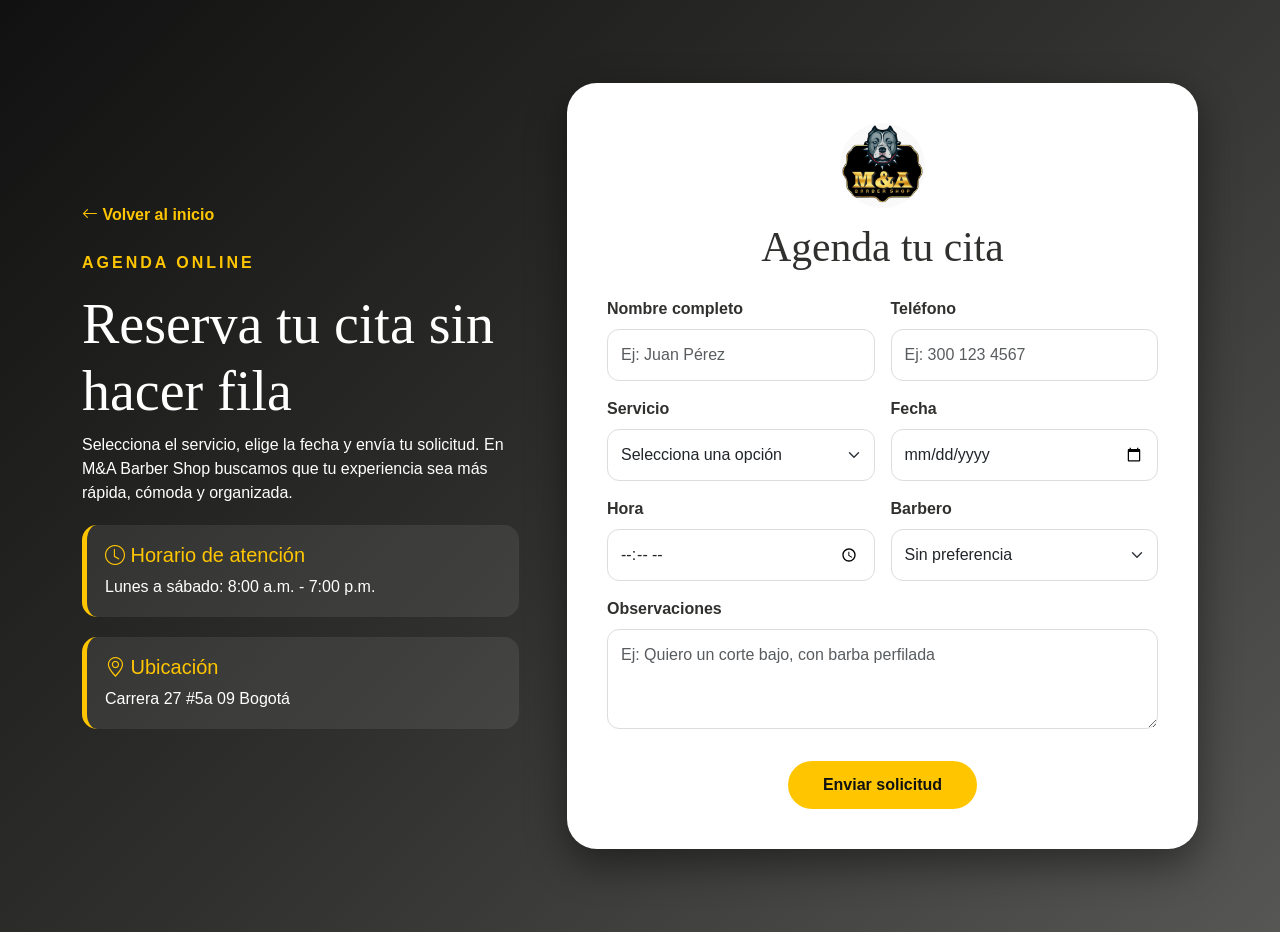
<file: secciones/agenda.html>
<!DOCTYPE html>
<html lang="es">
<head>
  <meta charset="UTF-8">
  <meta name="viewport" content="width=device-width, initial-scale=1.0">
  <title>Agenda | M&A Barber Shop</title>

  <link href="https://cdn.jsdelivr.net/npm/bootstrap@5.3.3/dist/css/bootstrap.min.css" rel="stylesheet">
  <link rel="stylesheet" href="https://cdn.jsdelivr.net/npm/bootstrap-icons@1.11.3/font/bootstrap-icons.css">
  <link rel="stylesheet" href="../css/agenda.css">
  <link rel="icon" type="image/jpeg" href="../img/logo.jpeg">
</head>

<body>

  <main class="agenda-page">

    <div class="container">
      <div class="row min-vh-100 align-items-center g-5">

        <div class="col-lg-5">
          <a href="../index.html" class="volver">
            <i class="bi bi-arrow-left"></i> Volver al inicio
          </a>

          <p class="etiqueta mt-4">Agenda online</p>
          <h1>Reserva tu cita sin hacer fila</h1>
          <p>
            Selecciona el servicio, elige la fecha y envía tu solicitud. En M&A Barber Shop buscamos que tu experiencia sea más rápida, cómoda y organizada.
          </p>

          <div class="info-box">
            <h5><i class="bi bi-clock"></i> Horario de atención</h5>
            <p>Lunes a sábado: 8:00 a.m. - 7:00 p.m.</p>
          </div>

          <div class="info-box">
            <h5><i class="bi bi-geo-alt"></i> Ubicación</h5>
            <p>Carrera 27 #5a 09 Bogotá</p>
          </div>
        </div>

        <div class="col-lg-7">
          <div class="form-card">
            <div class="text-center mb-4">
              <img src="../img/logo.jpeg" alt="Logo M&A" class="logo-form">
              <h2>Agenda tu cita</h2>
            </div>

            <form>
              <div class="row g-3">

                <div class="col-md-6">
                  <label class="form-label">Nombre completo</label>
                  <input type="text" class="form-control" placeholder="Ej: Juan Pérez">
                </div>

                <div class="col-md-6">
                  <label class="form-label">Teléfono</label>
                  <input type="tel" class="form-control" placeholder="Ej: 300 123 4567">
                </div>

                <div class="col-md-6">
                  <label class="form-label">Servicio</label>
                  <select class="form-select">
                    <option selected>Selecciona una opción</option>
                    <option>Corte clásico</option>
                    <option>Barba</option>
                    <option>Corte + barba</option>
                    <option>Servicio premium</option>
                  </select>
                </div>

                <div class="col-md-6">
                  <label class="form-label">Fecha</label>
                  <input type="date" class="form-control">
                </div>

                <div class="col-md-6">
                  <label class="form-label">Hora</label>
                  <input type="time" class="form-control">
                </div>

                <div class="col-md-6">
                  <label class="form-label">Barbero</label>
                  <select class="form-select">
                    <option selected>Sin preferencia</option>
                    <option>Barbero 1</option>
                    <option>Barbero 2</option>
                    <option>Barbero 3</option>
                  </select>
                </div>

                <div class="col-12">
                  <label class="form-label">Observaciones</label>
                  <textarea class="form-control" rows="3" placeholder="Ej: Quiero un corte bajo, con barba perfilada"></textarea>
                </div>

                <div class="col-12 text-center">
                  <button type="submit" class="btn btn-dorado mt-3">
                    Enviar solicitud
                  </button>
                </div>

              </div>
            </form>
          </div>
        </div>

      </div>
    </div>

  </main>

</body>
</html>
</file>
<file: css/agenda.css>
:root {
  --dorado: #FFC600;
  --dorado-oscuro: #BF930D;
  --gris: #565654;
  --gris-oscuro: #30302E;
  --negro: #111111;
  --blanco: #FFFFFF;
}

body {
  margin: 0;
  font-family: Arial, sans-serif;
  background-color: var(--negro);
}

h1,
h2,
h3 {
  font-family: "Times New Roman", serif;
}

.agenda-page {
  background: linear-gradient(135deg, #111111, #30302E, #565654);
  color: var(--blanco);
  min-height: 100vh;
  padding: 40px 0;
}

.volver {
  color: var(--dorado);
  text-decoration: none;
  font-weight: bold;
}

.volver:hover {
  color: var(--blanco);
}

.etiqueta {
  color: var(--dorado);
  text-transform: uppercase;
  letter-spacing: 3px;
  font-weight: bold;
}

h1 {
  font-size: 3.5rem;
  color: var(--blanco);
}

.info-box {
  background-color: rgba(255,255,255,0.08);
  border-left: 5px solid var(--dorado);
  padding: 18px;
  border-radius: 15px;
  margin-top: 20px;
}

.info-box h5 {
  color: var(--dorado);
}

.info-box p {
  margin: 0;
}

.form-card {
  background-color: var(--blanco);
  color: var(--gris-oscuro);
  padding: 40px;
  border-radius: 30px;
  box-shadow: 0 15px 40px rgba(0,0,0,0.45);
}

.logo-form {
  width: 85px;
  height: 85px;
  border-radius: 50%;
  object-fit: cover;
  margin-bottom: 15px;
}

.form-card h2 {
  color: var(--gris-oscuro);
  font-size: 2.6rem;
}

.form-label {
  font-weight: bold;
}

.form-control,
.form-select {
  padding: 13px;
  border-radius: 12px;
  border: 1px solid #ddd;
}

.form-control:focus,
.form-select:focus {
  border-color: var(--dorado);
  box-shadow: 0 0 0 0.25rem rgba(255, 198, 0, 0.25);
}

.btn-dorado {
  background-color: var(--dorado);
  color: var(--negro);
  border: none;
  border-radius: 30px;
  padding: 12px 35px;
  font-weight: bold;
}

.btn-dorado:hover {
  background-color: var(--dorado-oscuro);
  color: var(--blanco);
}

@media (max-width: 768px) {
  h1 {
    font-size: 2.6rem;
  }

  .form-card {
    padding: 25px;
  }
}
</file>
